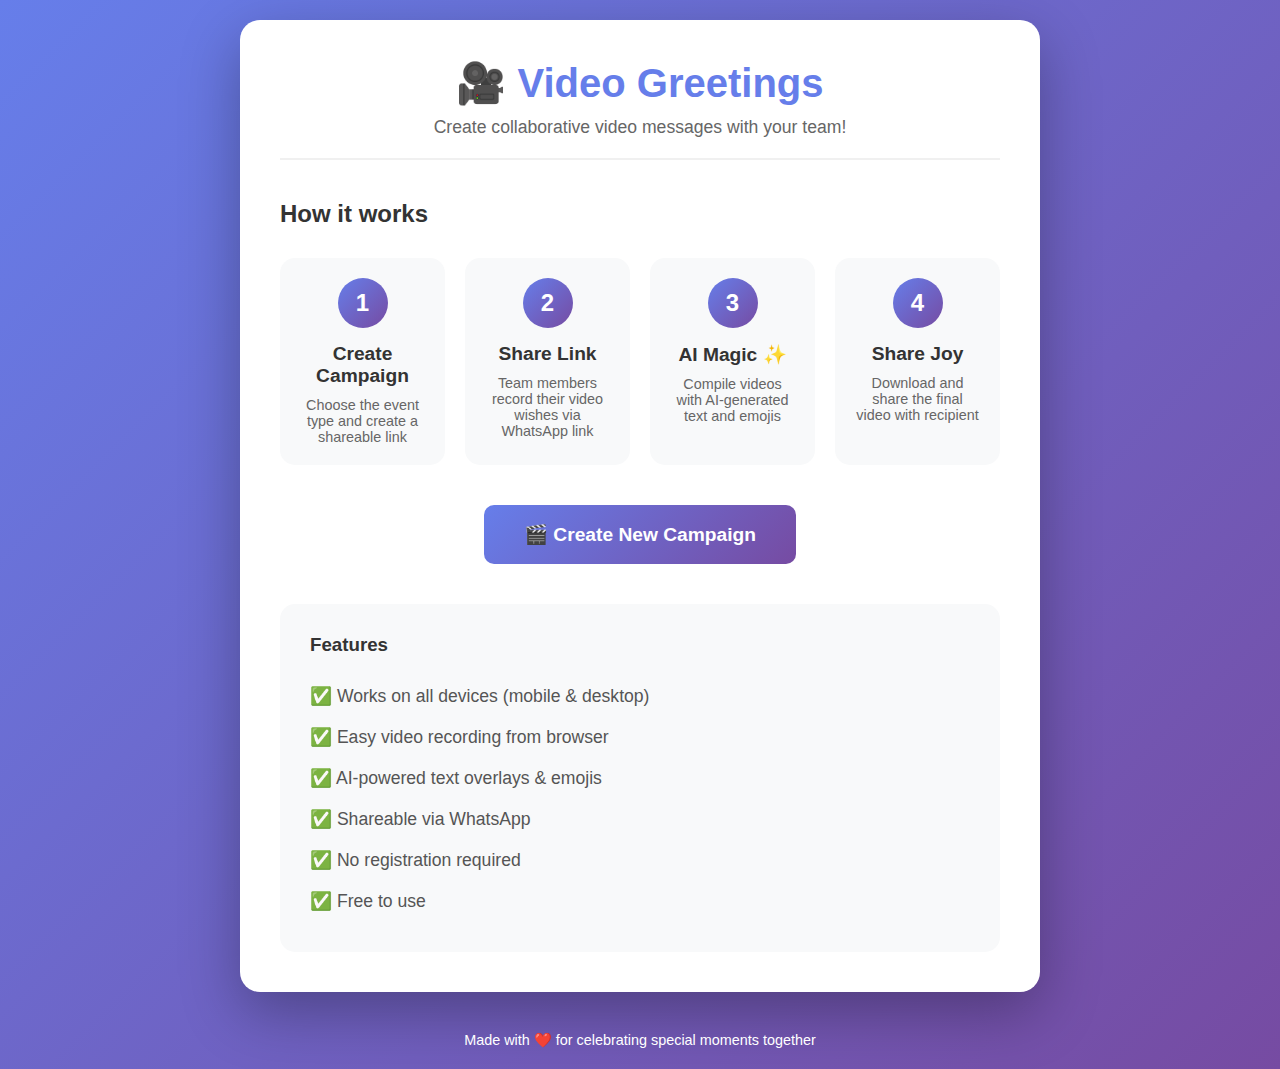
<file: templates/index.html>
<!DOCTYPE html>
<html lang="en">
<head>
    <meta charset="UTF-8">
    <meta name="viewport" content="width=device-width, initial-scale=1.0">
    <title>Video Greetings - Create Collaborative Video Messages</title>
    <link rel="stylesheet" href="/static/css/style.css">
</head>
<body>
    <div class="container">
        <header>
            <h1>🎥 Video Greetings</h1>
            <p>Create collaborative video messages with your team!</p>
        </header>

        <div class="hero">
            <div class="hero-content">
                <h2>How it works</h2>
                <div class="steps">
                    <div class="step">
                        <div class="step-number">1</div>
                        <h3>Create Campaign</h3>
                        <p>Choose the event type and create a shareable link</p>
                    </div>
                    <div class="step">
                        <div class="step-number">2</div>
                        <h3>Share Link</h3>
                        <p>Team members record their video wishes via WhatsApp link</p>
                    </div>
                    <div class="step">
                        <div class="step-number">3</div>
                        <h3>AI Magic ✨</h3>
                        <p>Compile videos with AI-generated text and emojis</p>
                    </div>
                    <div class="step">
                        <div class="step-number">4</div>
                        <h3>Share Joy</h3>
                        <p>Download and share the final video with recipient</p>
                    </div>
                </div>
            </div>
        </div>

        <div class="cta">
            <a href="/create" class="btn btn-primary btn-large">
                🎬 Create New Campaign
            </a>
        </div>

        <div class="features">
            <h3>Features</h3>
            <ul>
                <li>✅ Works on all devices (mobile & desktop)</li>
                <li>✅ Easy video recording from browser</li>
                <li>✅ AI-powered text overlays & emojis</li>
                <li>✅ Shareable via WhatsApp</li>
                <li>✅ No registration required</li>
                <li>✅ Free to use</li>
            </ul>
        </div>
    </div>

    <footer>
        <p>Made with ❤️ for celebrating special moments together</p>
    </footer>
</body>
</html>
</file>
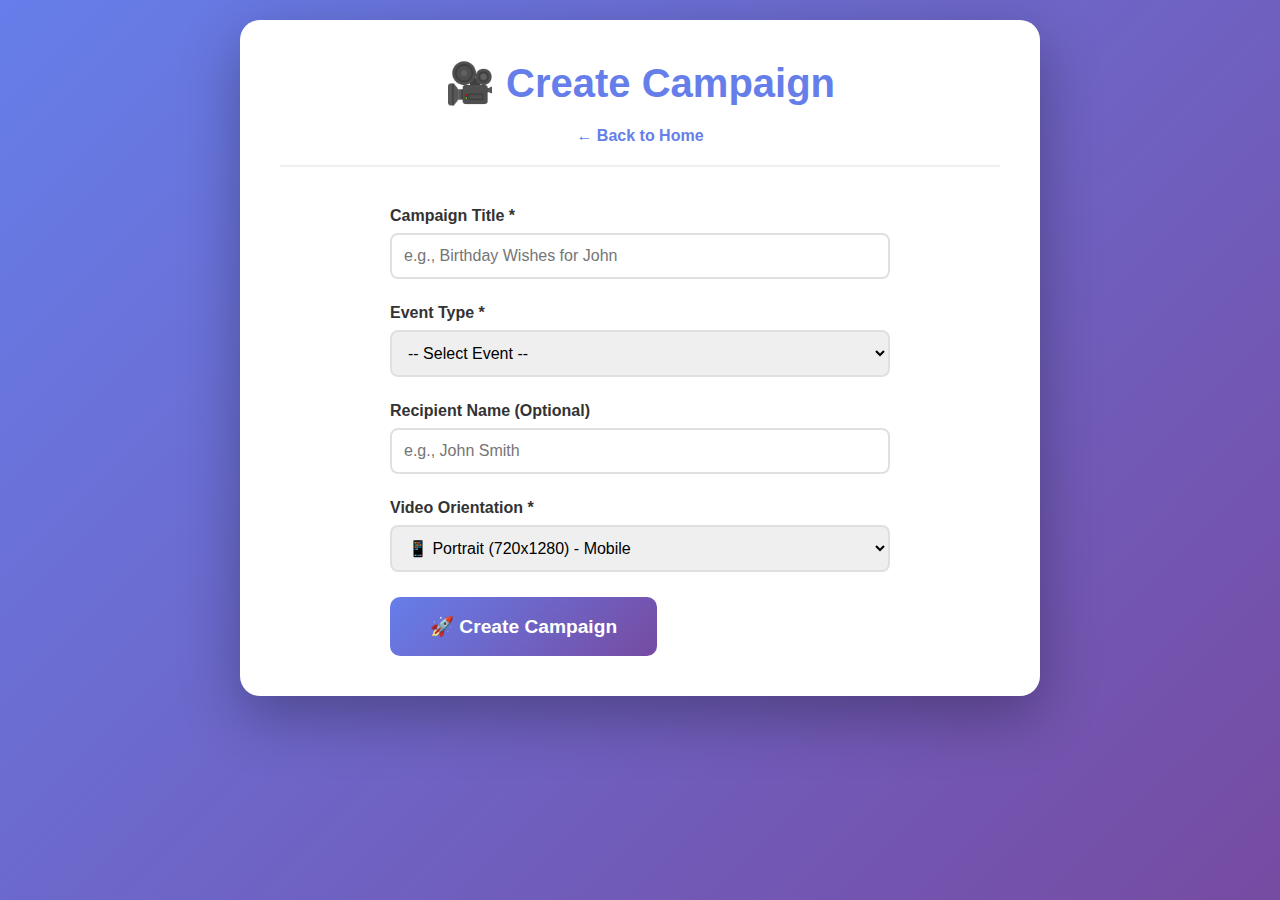
<file: templates/create.html>
<!DOCTYPE html>
<html lang="en">
<head>
    <meta charset="UTF-8">
    <meta name="viewport" content="width=device-width, initial-scale=1.0">
    <title>Create Campaign - Video Greetings</title>
    <link rel="stylesheet" href="/static/css/style.css">
</head>
<body>
    <div class="container">
        <header>
            <h1>🎥 Create Campaign</h1>
            <a href="/" class="back-link">← Back to Home</a>
        </header>

        <div class="form-container">
            <form id="campaignForm">
                <div class="form-group">
                    <label for="title">Campaign Title *</label>
                    <input type="text" id="title" name="title" required 
                           placeholder="e.g., Birthday Wishes for John">
                </div>

                <div class="form-group">
                    <label for="event_type">Event Type *</label>
                    <select id="event_type" name="event_type" required>
                        <option value="">-- Select Event --</option>
                        <option value="birthday">🎂 Birthday</option>
                        <option value="farewell">👋 Farewell</option>
                        <option value="diwali">🪔 Diwali</option>
                        <option value="anniversary">💑 Anniversary</option>
                        <option value="congratulations">🏆 Congratulations</option>
                        <option value="thank_you">🙏 Thank You</option>
                        <option value="get_well_soon">💪 Get Well Soon</option>
                        <option value="custom">💝 Custom Wish</option>
                    </select>
                </div>

                <div class="form-group">
                    <label for="recipient_name">Recipient Name (Optional)</label>
                    <input type="text" id="recipient_name" name="recipient_name" 
                           placeholder="e.g., John Smith">
                </div>

                <div class="form-group">
                    <label for="orientation">Video Orientation *</label>
                    <select id="orientation" name="orientation" required>
                        <option value="portrait">📱 Portrait (720x1280) - Mobile</option>
                        <option value="landscape">🖥️ Landscape (1280x720) - Desktop/TV</option>
                    </select>
                </div>

                <button type="submit" class="btn btn-primary btn-large" id="createBtn">
                    🚀 Create Campaign
                </button>
            </form>
        </div>

        <div id="resultContainer" class="result-container" style="display: none;">
            <h2>✅ Campaign Created Successfully!</h2>
            
            <div class="ai-preview">
                <h3>🤖 AI-Generated Message:</h3>
                <p id="aiMessage" class="ai-message"></p>
                <p id="aiEmojis" class="ai-emojis"></p>
            </div>

            <div class="link-section">
                <label>📎 Recording Link (Share via WhatsApp)</label>
                <div class="link-box">
                    <input type="text" id="recordLink" readonly>
                    <button class="btn btn-secondary" onclick="copyLink()">📋 Copy</button>
                </div>
                <button class="btn btn-success" onclick="shareWhatsApp()">
                    📱 Share on WhatsApp
                </button>
            </div>

            <div class="link-section">
                <label>🎬 Compilation Link (For Manager)</label>
                <div class="link-box">
                    <input type="text" id="compileLink" readonly>
                    <button class="btn btn-secondary" onclick="copyCompileLink()">📋 Copy</button>
                </div>
            </div>

            <div class="actions">
                <a href="/" class="btn btn-outline">Create Another Campaign</a>
                <button class="btn btn-primary" onclick="goToRecording()">
                    🎥 Start Recording
                </button>
            </div>
        </div>
    </div>

    <script>
        let campaignData = null;

        document.getElementById('campaignForm').addEventListener('submit', async (e) => {
            e.preventDefault();
            
            const btn = document.getElementById('createBtn');
            btn.disabled = true;
            btn.textContent = '⏳ Creating...';

            const formData = {
                title: document.getElementById('title').value,
                event_type: document.getElementById('event_type').value,
                recipient_name: document.getElementById('recipient_name').value,
                orientation: document.getElementById('orientation').value
            };

            try {
                const response = await fetch('/api/create-campaign', {
                    method: 'POST',
                    headers: {'Content-Type': 'application/json'},
                    body: JSON.stringify(formData)
                });

                const data = await response.json();
                
                if (data.success) {
                    campaignData = data;
                    
                    // Show AI-generated content
                    document.getElementById('aiMessage').textContent = data.ai_message;
                    document.getElementById('aiEmojis').textContent = data.ai_emojis;
                    
                    // Show links
                    document.getElementById('recordLink').value = data.record_url;
                    document.getElementById('compileLink').value = 
                        window.location.origin + '/compile/' + data.campaign_id;
                    
                    // Hide form, show result
                    document.querySelector('.form-container').style.display = 'none';
                    document.getElementById('resultContainer').style.display = 'block';
                } else {
                    alert('Error creating campaign: ' + data.error);
                    btn.disabled = false;
                    btn.textContent = '🚀 Create Campaign';
                }
            } catch (error) {
                alert('Error: ' + error.message);
                btn.disabled = false;
                btn.textContent = '🚀 Create Campaign';
            }
        });

        function copyLink() {
            const link = document.getElementById('recordLink');
            link.select();
            document.execCommand('copy');
            alert('✅ Recording link copied to clipboard!');
        }

        function copyCompileLink() {
            const link = document.getElementById('compileLink');
            link.select();
            document.execCommand('copy');
            alert('✅ Compilation link copied to clipboard!');
        }

        function shareWhatsApp() {
            const link = document.getElementById('recordLink').value;
            const text = encodeURIComponent(
                `🎥 Record your video wish!\n\n` +
                `Campaign: ${campaignData.title}\n` +
                `Click here to record: ${link}`
            );
            window.open(`https://wa.me/?text=${text}`, '_blank');
        }

        function goToRecording() {
            window.location.href = document.getElementById('recordLink').value;
        }
    </script>
</body>
</html>
</file>
<file: static/css/style.css>
/* Reset & Base Styles */
* {
    margin: 0;
    padding: 0;
    box-sizing: border-box;
}

body {
    font-family: -apple-system, BlinkMacSystemFont, 'Segoe UI', Roboto, Oxygen, Ubuntu, sans-serif;
    background: linear-gradient(135deg, #667eea 0%, #764ba2 100%);
    min-height: 100vh;
    padding: 20px;
    color: #333;
}

.container {
    max-width: 800px;
    margin: 0 auto;
    background: white;
    border-radius: 20px;
    padding: 40px;
    box-shadow: 0 20px 60px rgba(0, 0, 0, 0.3);
}

/* Header */
header {
    text-align: center;
    margin-bottom: 40px;
    padding-bottom: 20px;
    border-bottom: 2px solid #f0f0f0;
}

header h1 {
    font-size: 2.5em;
    color: #667eea;
    margin-bottom: 10px;
}

header p {
    color: #666;
    font-size: 1.1em;
}

.back-link {
    display: inline-block;
    color: #667eea;
    text-decoration: none;
    margin-top: 10px;
    font-weight: 600;
}

.back-link:hover {
    text-decoration: underline;
}

/* Hero Section */
.hero {
    margin: 40px 0;
}

.steps {
    display: grid;
    grid-template-columns: repeat(auto-fit, minmax(150px, 1fr));
    gap: 20px;
    margin-top: 30px;
}

.step {
    text-align: center;
    padding: 20px;
    background: #f8f9fa;
    border-radius: 15px;
    transition: transform 0.3s;
}

.step:hover {
    transform: translateY(-5px);
    box-shadow: 0 5px 15px rgba(0, 0, 0, 0.1);
}

.step-number {
    width: 50px;
    height: 50px;
    background: linear-gradient(135deg, #667eea, #764ba2);
    color: white;
    border-radius: 50%;
    display: flex;
    align-items: center;
    justify-content: center;
    font-size: 1.5em;
    font-weight: bold;
    margin: 0 auto 15px;
}

.step h3 {
    font-size: 1.2em;
    margin-bottom: 10px;
    color: #333;
}

.step p {
    color: #666;
    font-size: 0.9em;
}

/* Buttons */
.btn {
    padding: 12px 30px;
    border: none;
    border-radius: 10px;
    font-size: 1em;
    font-weight: 600;
    cursor: pointer;
    transition: all 0.3s;
    text-decoration: none;
    display: inline-block;
}

.btn-primary {
    background: linear-gradient(135deg, #667eea, #764ba2);
    color: white;
}

.btn-primary:hover {
    transform: translateY(-2px);
    box-shadow: 0 5px 15px rgba(102, 126, 234, 0.4);
}

.btn-large {
    padding: 18px 40px;
    font-size: 1.2em;
}

.btn-secondary {
    background: #6c757d;
    color: white;
}

.btn-success {
    background: #28a745;
    color: white;
}

.btn-success:hover {
    background: #218838;
}

.btn-danger {
    background: #dc3545;
    color: white;
}

.btn-danger:hover {
    background: #c82333;
}

.btn-outline {
    background: white;
    color: #667eea;
    border: 2px solid #667eea;
}

.btn-outline:hover {
    background: #667eea;
    color: white;
}

.btn:disabled {
    opacity: 0.6;
    cursor: not-allowed;
}

/* CTA */
.cta {
    text-align: center;
    margin: 40px 0;
}

/* Features */
.features {
    margin-top: 40px;
    padding: 30px;
    background: #f8f9fa;
    border-radius: 15px;
}

.features h3 {
    margin-bottom: 20px;
    color: #333;
}

.features ul {
    list-style: none;
}

.features li {
    padding: 10px 0;
    font-size: 1.1em;
    color: #555;
}

/* Forms */
.form-container {
    max-width: 500px;
    margin: 0 auto;
}

.form-group {
    margin-bottom: 25px;
}

.form-group label {
    display: block;
    margin-bottom: 8px;
    font-weight: 600;
    color: #333;
}

.form-group input,
.form-group select {
    width: 100%;
    padding: 12px;
    border: 2px solid #e0e0e0;
    border-radius: 8px;
    font-size: 1em;
    transition: border-color 0.3s;
}

.form-group input:focus,
.form-group select:focus {
    outline: none;
    border-color: #667eea;
}

/* Result Container */
.result-container {
    margin-top: 30px;
    text-align: center;
}

.result-container h2 {
    color: #28a745;
    margin-bottom: 30px;
}

.ai-preview {
    background: linear-gradient(135deg, #667eea15, #764ba215);
    padding: 25px;
    border-radius: 15px;
    margin-bottom: 30px;
}

.ai-preview h3 {
    color: #667eea;
    margin-bottom: 15px;
}

.ai-message {
    font-size: 1.3em;
    font-weight: 600;
    color: #333;
    margin-bottom: 10px;
}

.ai-emojis {
    font-size: 2em;
}

.link-section {
    margin: 30px 0;
    text-align: left;
}

.link-section label {
    display: block;
    margin-bottom: 10px;
    font-weight: 600;
    color: #333;
}

.link-box {
    display: flex;
    gap: 10px;
    margin-bottom: 15px;
}

.link-box input {
    flex: 1;
    padding: 12px;
    border: 2px solid #e0e0e0;
    border-radius: 8px;
    font-size: 0.9em;
}

.actions {
    display: flex;
    gap: 15px;
    justify-content: center;
    margin-top: 30px;
    flex-wrap: wrap;
}

/* Video Recorder */
.recorder-container {
    max-width: 600px;
    margin: 0 auto;
}

.video-section {
    position: relative;
    background: #000;
    border-radius: 15px;
    overflow: hidden;
    margin-bottom: 30px;
}

video {
    width: 100%;
    display: block;
    max-height: 500px;
}

.controls {
    text-align: center;
    padding: 20px;
    background: white;
}

.timer {
    position: absolute;
    top: 20px;
    right: 20px;
    background: rgba(220, 53, 69, 0.9);
    color: white;
    padding: 10px 20px;
    border-radius: 25px;
    font-size: 1.2em;
    font-weight: bold;
}

.upload-section {
    margin-top: 30px;
}

.success-message {
    text-align: center;
    padding: 40px;
    background: #d4edda;
    border-radius: 15px;
    margin-top: 30px;
}

.success-message h2 {
    color: #155724;
    margin-bottom: 20px;
}

.tips {
    margin-top: 30px;
    padding: 25px;
    background: #fff3cd;
    border-radius: 15px;
    border-left: 5px solid #ffc107;
}

.tips h3 {
    color: #856404;
    margin-bottom: 15px;
}

.tips ul {
    list-style: none;
}

.tips li {
    padding: 8px 0;
    color: #856404;
}

/* Progress Bar */
.progress {
    margin-top: 20px;
    text-align: center;
}

.progress-bar {
    width: 100%;
    height: 30px;
    background: #e0e0e0;
    border-radius: 15px;
    overflow: hidden;
    margin-bottom: 10px;
    position: relative;
}

.progress-bar::after {
    content: '';
    position: absolute;
    top: 0;
    left: 0;
    height: 100%;
    width: 0;
    background: linear-gradient(90deg, #667eea, #764ba2);
    animation: progress 3s ease-in-out infinite;
}

@keyframes progress {
    0% { width: 0%; }
    50% { width: 70%; }
    100% { width: 100%; }
}

.progress-text {
    color: #666;
    font-weight: 600;
}

/* Compile Page */
.compile-container {
    max-width: 700px;
    margin: 0 auto;
}

.campaign-info {
    background: #f8f9fa;
    padding: 25px;
    border-radius: 15px;
    margin-bottom: 30px;
}

.campaign-info h2 {
    color: #667eea;
    margin-bottom: 15px;
}

.campaign-info p {
    margin: 10px 0;
    font-size: 1.1em;
}

.videos-list {
    margin-bottom: 30px;
}

.videos-list h3 {
    color: #333;
    margin-bottom: 20px;
}

.videos-list ul {
    list-style: none;
}

.videos-list li {
    background: white;
    padding: 15px;
    margin-bottom: 10px;
    border-radius: 10px;
    border: 2px solid #e0e0e0;
    display: flex;
    align-items: center;
    gap: 15px;
}

.video-icon {
    font-size: 1.5em;
}

.video-time {
    margin-left: auto;
    color: #999;
    font-size: 0.9em;
}

.no-videos {
    text-align: center;
    color: #999;
    padding: 30px;
    font-style: italic;
}

.compile-section {
    text-align: center;
    margin: 40px 0;
}

.success-box {
    background: #d4edda;
    padding: 40px;
    border-radius: 15px;
    border: 2px solid #28a745;
}

.success-box h2 {
    color: #155724;
    margin-bottom: 15px;
}

.success-box p {
    color: #155724;
    margin-bottom: 25px;
    font-size: 1.1em;
}

.share-section {
    margin-top: 40px;
    padding: 25px;
    background: #f8f9fa;
    border-radius: 15px;
}

.share-section h3 {
    margin-bottom: 20px;
    color: #333;
}

/* Footer */
footer {
    text-align: center;
    margin-top: 40px;
    color: white;
    font-size: 0.9em;
}

/* Responsive Design */
@media (max-width: 768px) {
    .container {
        padding: 20px;
    }

    header h1 {
        font-size: 1.8em;
    }

    .steps {
        grid-template-columns: 1fr;
    }

    .btn-large {
        padding: 15px 30px;
        font-size: 1em;
    }

    .link-box {
        flex-direction: column;
    }

    .actions {
        flex-direction: column;
    }

    video {
        max-height: 400px;
    }
}
</file>
